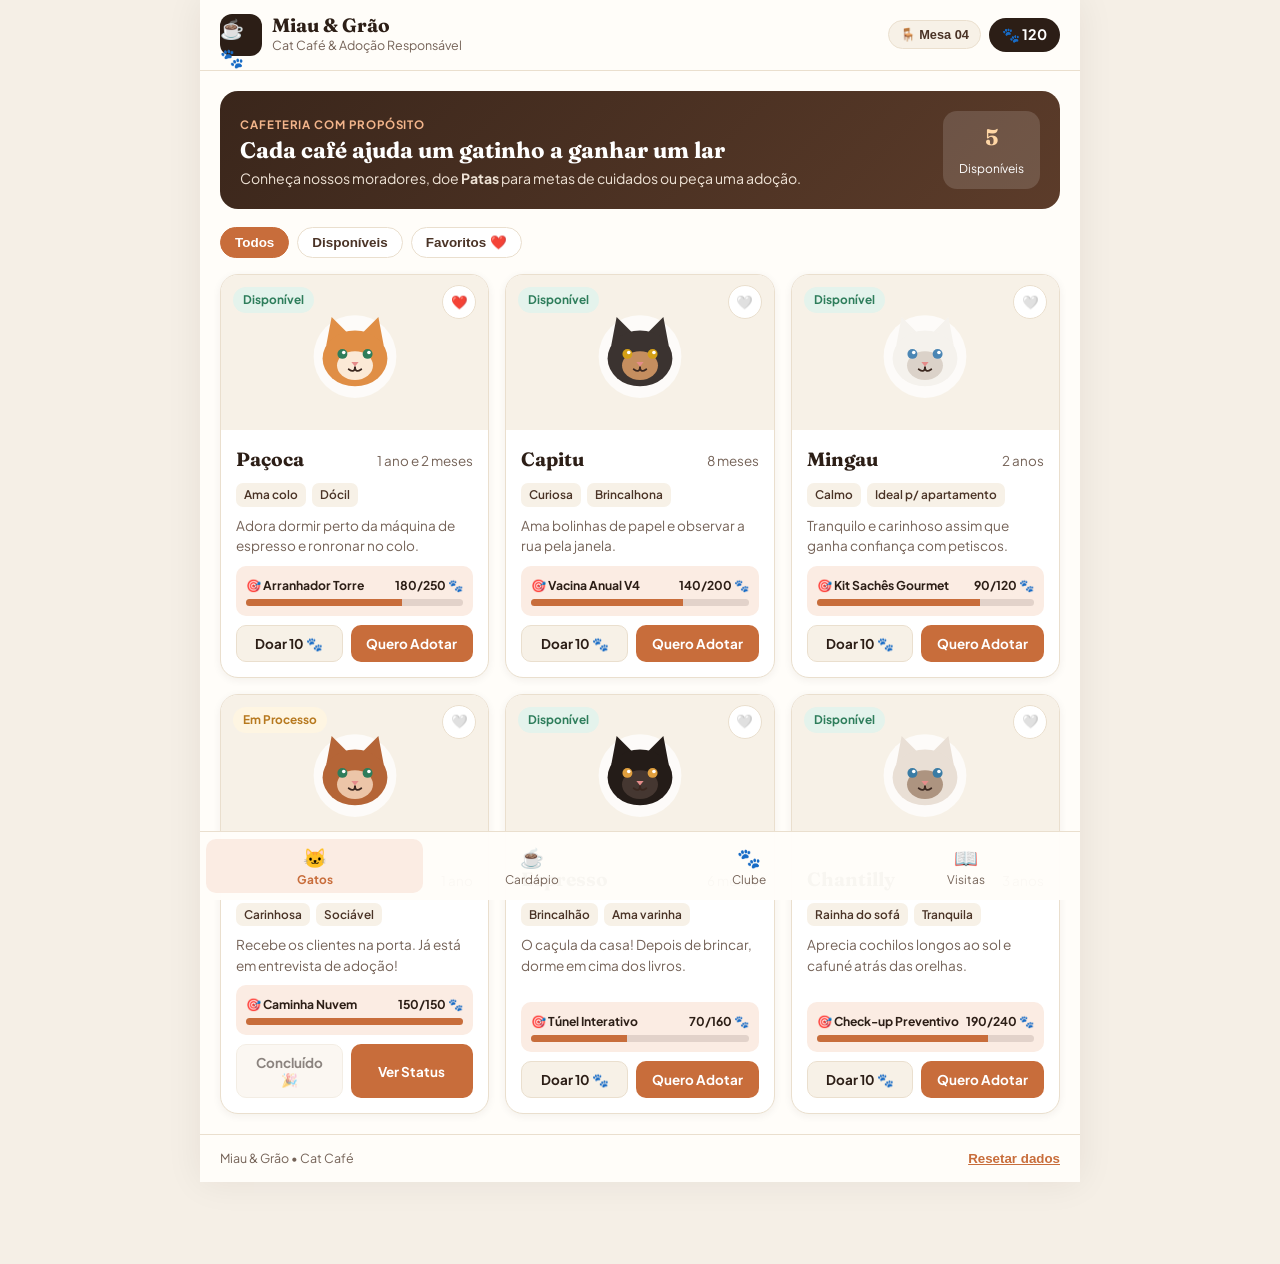
<file: index.html>
<!doctype html>
<html lang="pt-BR">
  <head>
    <meta charset="UTF-8" />
    <meta name="viewport" content="width=device-width, initial-scale=1.0" />
    <title>Miau &amp; Grão — Cat Café &amp; Adoção</title>
    <link rel="preconnect" href="https://fonts.googleapis.com" />
    <link rel="preconnect" href="https://fonts.gstatic.com" crossorigin />
    <link
      href="https://fonts.googleapis.com/css2?family=Fraunces:opsz,wght@9..144,600;9..144,700&family=Plus+Jakarta+Sans:wght@400;500;600;700&display=swap"
      rel="stylesheet" />
    <link rel="stylesheet" href="style.css" />
  </head>
  <body>
    <div class="app-shell">
      <!-- Cabeçalho -->
      <header class="top-header">
        <div class="brand">
          <div class="brand-logo" aria-hidden="true">☕🐾</div>
          <div>
            <h1 class="brand-title">Miau &amp; Grão</h1>
            <p class="brand-subtitle">Cat Café &amp; Adoção Responsável</p>
          </div>
        </div>

        <div class="header-actions">
          <button
            id="tableBadgeBtn"
            class="table-pill"
            title="Ir para o cardápio da mesa">
            🪑 <span id="headerTable">Mesa 04</span>
          </button>
          <div class="paws-wallet" title="Seu saldo de Patas">
            🐾 <strong id="headerPaws">120</strong>
          </div>
        </div>
      </header>

      <!-- Conteúdo Principal -->
      <main class="main-content">
        <!-- ABA 1: VITRINE DE GATOS -->
        <section id="tab-cats" class="tab-panel active">
          <div class="hero-banner">
            <div>
              <span class="eyebrow">Cafeteria com Propósito</span>
              <h2>Cada café ajuda um gatinho a ganhar um lar</h2>
              <p>
                Conheça nossos moradores, doe <strong>Patas</strong> para metas
                de cuidados ou peça uma adoção.
              </p>
            </div>
            <div class="stat-chip">
              <strong id="availCount">5</strong>
              <span>Disponíveis</span>
            </div>
          </div>

          <div class="filter-bar">
            <button class="filter-chip active" data-filter="all">Todos</button>
            <button class="filter-chip" data-filter="disponivel">
              Disponíveis
            </button>
            <button class="filter-chip" data-filter="favoritos">
              Favoritos ❤️
            </button>
          </div>

          <div id="catsGrid" class="cards-grid"></div>
        </section>

        <!-- ABA 2: CARDÁPIO DA MESA -->
        <section id="tab-menu" class="tab-panel">
          <div class="section-header-row">
            <div>
              <h2>Cardápio da Mesa</h2>
              <p class="muted">
                Peça sem sair da área dos gatos e acumule Patas.
              </p>
            </div>
            <div class="table-selector-box">
              <label for="tableSelect">Local:</label>
              <select id="tableSelect" class="select-input">
                <option value="Mesa 01">Mesa 01</option>
                <option value="Mesa 02">Mesa 02</option>
                <option value="Mesa 03">Mesa 03</option>
                <option value="Mesa 04" selected>Mesa 04</option>
                <option value="Mesa 05">Mesa 05</option>
                <option value="Balcão">Balcão</option>
              </select>
            </div>
          </div>

          <div id="menuGrid" class="menu-list"></div>

          <!-- Carrinho -->
          <div class="cart-box">
            <div class="cart-header">
              <h3>🛒 Seu Pedido (<span id="cartCount">0</span>)</h3>
              <span class="earn-preview"
                >+<strong id="cartPaws">0</strong> 🐾</span
              >
            </div>
            <div id="cartItems" class="muted">
              Nenhum item adicionado ainda.
            </div>
            <div id="cartFooter" class="cart-footer hidden">
              <div class="cart-total-row">
                <span>Total:</span>
                <strong id="cartTotal">R$ 0,00</strong>
              </div>
              <button id="submitOrderBtn" class="btn btn-primary btn-full">
                Enviar Pedido &amp; Ganhar Patas
              </button>
            </div>
          </div>
        </section>

        <!-- ABA 3: CLUBE FIDELIDADE -->
        <section id="tab-club" class="tab-panel">
          <div class="loyalty-card">
            <div>
              <span class="eyebrow light">Clube Miau &amp; Grão</span>
              <h2>Suas Patas Viram Café</h2>
              <p>
                Troque seus pontos acumulados por bebidas, doces ou petiscos
                para os gatos.
              </p>
            </div>
            <div class="loyalty-big-paws">
              <span id="clubPaws">120</span>
              <small>Patas disponíveis</small>
            </div>
          </div>

          <div class="sub-block">
            <h3>Recompensas Disponíveis</h3>
            <div id="rewardsGrid" class="rewards-grid"></div>
          </div>

          <div class="sub-block">
            <h3>Meus Cupons</h3>
            <div id="couponsList" class="coupons-list"></div>
          </div>
        </section>

        <!-- ABA 4: ÁLBUM DE VISITAS -->
        <section id="tab-visits" class="tab-panel">
          <div class="checkin-card">
            <span class="eyebrow">Check-in na Loja</span>
            <h2>Visite a Cafeteria &amp; Ganhe +15 🐾</h2>
            <p>
              Leia o QR Code da sua mesa ao chegar para registrar sua visita de
              hoje.
            </p>
            <div class="checkin-actions">
              <button id="qrCheckinBtn" class="btn btn-primary">
                📷 Fazer Check-in (+15 🐾)
              </button>
              <span id="checkinStatus" class="checkin-badge"
                >Pendente hoje</span
              >
            </div>
          </div>

          <div class="sub-block">
            <h3>Gatinhos que Conheci (<span id="stickersCount">2/6</span>)</h3>
            <p class="muted" style="margin-bottom: 12px">
              Toque para marcar os gatinhos com quem você brincou hoje.
            </p>
            <div id="stickersGrid" class="stickers-grid"></div>
          </div>

          <div class="sub-block">
            <h3>Mural de Finais Felizes 🎉</h3>
            <div id="happyGrid" class="happy-grid"></div>
          </div>
        </section>
      </main>

      <footer class="demo-footer">
        <span>Miau &amp; Grão • Cat Café</span>
        <button id="resetBtn" class="link-btn">Resetar dados</button>
      </footer>

      <!-- Navegação Inferior -->
      <nav class="bottom-nav" aria-label="Menu principal">
        <button class="nav-item active" data-target="tab-cats">
          <span class="nav-icon">🐱</span>
          <span class="nav-label">Gatos</span>
        </button>
        <button class="nav-item" data-target="tab-menu">
          <span class="nav-icon">☕</span>
          <span class="nav-label">Cardápio</span>
        </button>
        <button class="nav-item" data-target="tab-club">
          <span class="nav-icon">🐾</span>
          <span class="nav-label">Clube</span>
        </button>
        <button class="nav-item" data-target="tab-visits">
          <span class="nav-icon">📖</span>
          <span class="nav-label">Visitas</span>
        </button>
      </nav>
    </div>

    <!-- Modal de Perfil & Adoção -->
    <div
      id="catModal"
      class="modal-backdrop hidden"
      role="dialog"
      aria-modal="true">
      <div class="modal-card">
        <button id="closeModalBtn" class="modal-close" aria-label="Fechar">
          ✕
        </button>
        <div id="modalBody"></div>
      </div>
    </div>

    <!-- Notificação Flutuante -->
    <div id="toast" class="toast hidden"></div>

    <script src="script.js"></script>
  </body>
</html>
</file>
<file: style.css>
:root {
  --bg-page: #f5efe6;
  --bg-surface: #fffdf9;
  --bg-card: #ffffff;
  --bg-soft: #f7f1e7;
  --espresso: #2c1e16;
  --roast: #4a3326;
  --muted: #756358;
  --caramel: #c86d3b;
  --caramel-dark: #a85528;
  --caramel-soft: #fbece3;
  --sage: #2e7d5b;
  --sage-soft: #e4f3ec;
  --amber: #b7791f;
  --amber-soft: #fef5e2;
  --border: #eadfce;
  --shadow-sm: 0 2px 8px rgba(44, 30, 22, 0.06);
  --shadow-md: 0 10px 26px rgba(44, 30, 22, 0.1);
  --radius-lg: 18px;
  --radius-md: 14px;
  --radius-sm: 10px;
}

* {
  box-sizing: border-box;
  margin: 0;
  padding: 0;
}

body {
  font-family:
    "Plus Jakarta Sans",
    -apple-system,
    BlinkMacSystemFont,
    sans-serif;
  background: var(--bg-page);
  color: var(--espresso);
  line-height: 1.5;
  padding-bottom: 82px;
}

.app-shell {
  max-width: 880px;
  margin: 0 auto;
  background: var(--bg-surface);
  min-height: 100vh;
  box-shadow: 0 0 35px rgba(44, 30, 22, 0.07);
  display: flex;
  flex-direction: column;
}

/* Cabeçalho */
.top-header {
  position: sticky;
  top: 0;
  z-index: 30;
  background: rgba(255, 253, 249, 0.95);
  backdrop-filter: blur(8px);
  border-bottom: 1px solid var(--border);
  padding: 14px 20px;
  display: flex;
  align-items: center;
  justify-content: space-between;
  gap: 12px;
}

.brand {
  display: flex;
  align-items: center;
  gap: 10px;
}

.brand-logo {
  width: 42px;
  height: 42px;
  border-radius: 12px;
  background: var(--espresso);
  color: #fff;
  display: grid;
  place-items: center;
  font-size: 1.2rem;
}

.brand-title {
  font-family: "Fraunces", Georgia, serif;
  font-size: 1.2rem;
  line-height: 1.1;
}

.brand-subtitle {
  font-size: 0.78rem;
  color: var(--muted);
}

.header-actions {
  display: flex;
  align-items: center;
  gap: 8px;
}

.table-pill {
  background: var(--bg-soft);
  border: 1px solid var(--border);
  color: var(--roast);
  font-weight: 600;
  font-size: 0.8rem;
  padding: 6px 11px;
  border-radius: 999px;
  cursor: pointer;
}

.paws-wallet {
  background: var(--espresso);
  color: #fff;
  padding: 6px 13px;
  border-radius: 999px;
  font-size: 0.9rem;
}

/* Conteúdo e Abas */
.main-content {
  padding: 20px;
  flex: 1;
}

.tab-panel {
  display: none;
}

.tab-panel.active {
  display: block;
}

/* Banner Principal */
.hero-banner {
  background: linear-gradient(135deg, #3a261b 0%, #5c3c2a 100%);
  color: #fff;
  border-radius: var(--radius-lg);
  padding: 20px;
  margin-bottom: 18px;
  display: flex;
  flex-wrap: wrap;
  justify-content: space-between;
  align-items: center;
  gap: 14px;
}

.eyebrow {
  display: inline-block;
  text-transform: uppercase;
  letter-spacing: 0.08em;
  font-size: 0.72rem;
  font-weight: 700;
  color: #f3b58b;
  margin-bottom: 4px;
}

.eyebrow.light {
  color: #ffd6a5;
}

.hero-banner h2 {
  font-family: "Fraunces", Georgia, serif;
  font-size: 1.4rem;
  line-height: 1.2;
  margin-bottom: 4px;
}

.hero-banner p {
  font-size: 0.88rem;
  color: #efe3d6;
}

.stat-chip {
  background: rgba(255, 255, 255, 0.14);
  padding: 10px 16px;
  border-radius: var(--radius-md);
  text-align: center;
}

.stat-chip strong {
  display: block;
  font-size: 1.4rem;
  font-family: "Fraunces", Georgia, serif;
  color: #ffd6a5;
}

.stat-chip span {
  font-size: 0.75rem;
}

/* Filtros */
.filter-bar {
  display: flex;
  gap: 8px;
  margin-bottom: 16px;
}

.filter-chip {
  background: var(--bg-card);
  border: 1px solid var(--border);
  color: var(--roast);
  padding: 7px 14px;
  border-radius: 999px;
  font-size: 0.84rem;
  font-weight: 600;
  cursor: pointer;
}

.filter-chip.active {
  background: var(--caramel);
  border-color: var(--caramel);
  color: #fff;
}

/* Grid de Gatos */
.cards-grid {
  display: grid;
  grid-template-columns: repeat(auto-fill, minmax(260px, 1fr));
  gap: 16px;
}

.cat-card {
  background: var(--bg-card);
  border: 1px solid var(--border);
  border-radius: var(--radius-lg);
  overflow: hidden;
  box-shadow: var(--shadow-sm);
  display: flex;
  flex-direction: column;
}

.cat-visual {
  position: relative;
  height: 155px;
  display: flex;
  align-items: center;
  justify-content: center;
  background: var(--bg-soft);
}

.cat-status-badge {
  position: absolute;
  top: 12px;
  left: 12px;
  font-size: 0.74rem;
  font-weight: 700;
  padding: 4px 10px;
  border-radius: 999px;
}

.status-disponivel {
  background: var(--sage-soft);
  color: var(--sage);
}

.status-processo {
  background: var(--amber-soft);
  color: var(--amber);
}

.fav-btn {
  position: absolute;
  top: 10px;
  right: 12px;
  width: 34px;
  height: 34px;
  border-radius: 50%;
  border: 1px solid var(--border);
  background: #fff;
  cursor: pointer;
}

.cat-body {
  padding: 15px;
  flex: 1;
  display: flex;
  flex-direction: column;
  gap: 9px;
}

.cat-title-row {
  display: flex;
  justify-content: space-between;
  align-items: baseline;
}

.cat-name {
  font-family: "Fraunces", Georgia, serif;
  font-size: 1.2rem;
}

.cat-meta,
.muted {
  font-size: 0.84rem;
  color: var(--muted);
}

.traits-row {
  display: flex;
  flex-wrap: wrap;
  gap: 6px;
}

.trait-pill {
  background: var(--bg-soft);
  color: var(--roast);
  font-size: 0.74rem;
  font-weight: 600;
  padding: 3px 8px;
  border-radius: 7px;
}

.cat-story {
  font-size: 0.85rem;
  color: var(--muted);
}

.sponsor-box {
  background: var(--caramel-soft);
  border-radius: var(--radius-sm);
  padding: 10px;
  margin-top: auto;
}

.sponsor-header {
  display: flex;
  justify-content: space-between;
  font-size: 0.76rem;
  font-weight: 700;
  margin-bottom: 5px;
}

.progress-track {
  width: 100%;
  height: 7px;
  background: rgba(44, 30, 22, 0.12);
  border-radius: 999px;
  overflow: hidden;
}

.progress-fill {
  height: 100%;
  background: var(--caramel);
  transition: width 0.3s ease;
}

.cat-actions {
  display: grid;
  grid-template-columns: 1fr 1.15fr;
  gap: 8px;
}

/* Botões e Inputs */
.btn {
  border: none;
  border-radius: var(--radius-sm);
  padding: 9px 13px;
  font-family: inherit;
  font-size: 0.84rem;
  font-weight: 700;
  cursor: pointer;
}

.btn-primary {
  background: var(--caramel);
  color: #fff;
}

.btn-primary:hover {
  background: var(--caramel-dark);
}

.btn-secondary {
  background: var(--bg-soft);
  color: var(--espresso);
  border: 1px solid var(--border);
}

.btn-outline {
  background: transparent;
  border: 1px solid var(--border);
  color: var(--roast);
}

.btn:disabled {
  opacity: 0.55;
  cursor: not-allowed;
}

.btn-full {
  width: 100%;
}

.select-input,
.text-input {
  font-family: inherit;
  font-size: 0.88rem;
  border: 1px solid var(--border);
  border-radius: 8px;
  padding: 8px 10px;
  background: #fff;
}

.text-input {
  width: 100%;
}

/* Cardápio */
.section-header-row {
  display: flex;
  flex-wrap: wrap;
  justify-content: space-between;
  align-items: center;
  gap: 12px;
  margin-bottom: 16px;
}

.section-header-row h2,
.sub-block h3 {
  font-family: "Fraunces", Georgia, serif;
}

.table-selector-box {
  display: flex;
  align-items: center;
  gap: 8px;
  background: var(--bg-card);
  border: 1px solid var(--border);
  padding: 5px 10px;
  border-radius: var(--radius-sm);
  font-size: 0.84rem;
  font-weight: 600;
}

.menu-list {
  display: grid;
  grid-template-columns: repeat(auto-fill, minmax(260px, 1fr));
  gap: 12px;
  margin-bottom: 20px;
}

.menu-item-card {
  background: var(--bg-card);
  border: 1px solid var(--border);
  border-radius: var(--radius-md);
  padding: 14px;
  display: flex;
  flex-direction: column;
  justify-content: space-between;
  gap: 10px;
}

.menu-item-top {
  display: flex;
  justify-content: space-between;
  gap: 8px;
}

.menu-paws-tag {
  background: var(--sage-soft);
  color: var(--sage);
  font-size: 0.74rem;
  font-weight: 700;
  padding: 3px 8px;
  border-radius: 999px;
  height: fit-content;
  white-space: nowrap;
}

.menu-item-bottom {
  display: flex;
  justify-content: space-between;
  align-items: center;
  padding-top: 8px;
  border-top: 1px dashed var(--border);
}

.qty-controls {
  display: flex;
  align-items: center;
  gap: 8px;
}

.qty-btn {
  width: 28px;
  height: 28px;
  border-radius: 8px;
  border: 1px solid var(--border);
  background: var(--bg-soft);
  font-weight: 700;
  cursor: pointer;
}

.cart-box {
  background: var(--bg-card);
  border: 2px solid var(--caramel);
  border-radius: var(--radius-lg);
  padding: 16px;
  box-shadow: var(--shadow-md);
}

.cart-header {
  display: flex;
  justify-content: space-between;
  align-items: center;
  margin-bottom: 10px;
}

.earn-preview {
  background: var(--sage-soft);
  color: var(--sage);
  padding: 3px 10px;
  border-radius: 999px;
  font-size: 0.8rem;
  font-weight: 700;
}

.cart-line {
  display: flex;
  justify-content: space-between;
  padding: 6px 0;
  border-bottom: 1px solid var(--bg-soft);
  font-size: 0.9rem;
}

.cart-footer {
  margin-top: 12px;
}

.cart-total-row {
  display: flex;
  justify-content: space-between;
  font-size: 1.05rem;
  margin-bottom: 10px;
}

/* Clube Fidelidade */
.loyalty-card {
  background: linear-gradient(135deg, #2c1e16 0%, #4e3526 100%);
  color: #fff;
  border-radius: var(--radius-lg);
  padding: 20px;
  display: flex;
  flex-wrap: wrap;
  justify-content: space-between;
  align-items: center;
  gap: 14px;
}

.loyalty-card h2 {
  font-family: "Fraunces", Georgia, serif;
}

.loyalty-card p {
  font-size: 0.85rem;
  color: #e6d7c8;
}

.loyalty-big-paws {
  background: rgba(255, 255, 255, 0.12);
  padding: 10px 16px;
  border-radius: var(--radius-md);
  text-align: center;
}

.loyalty-big-paws span {
  display: block;
  font-size: 1.6rem;
  font-weight: 700;
  color: #ffd6a5;
}

.sub-block {
  margin-top: 22px;
}

.sub-block h3 {
  margin-bottom: 10px;
}

.rewards-grid,
.coupons-list,
.happy-grid {
  display: grid;
  grid-template-columns: repeat(auto-fill, minmax(230px, 1fr));
  gap: 12px;
}

.reward-card,
.coupon-card,
.happy-card {
  background: var(--bg-card);
  border: 1px solid var(--border);
  border-radius: var(--radius-md);
  padding: 14px;
  display: flex;
  flex-direction: column;
  justify-content: space-between;
  gap: 8px;
}

.reward-cost {
  font-weight: 700;
  color: var(--caramel);
  font-size: 0.86rem;
}

.coupon-code {
  font-family: monospace;
  font-size: 1rem;
  font-weight: 700;
  background: var(--bg-soft);
  border: 1px dashed var(--caramel);
  padding: 6px;
  border-radius: 8px;
  text-align: center;
}

/* Visitas */
.checkin-card {
  background: var(--sage-soft);
  border: 1px solid #bfe3d1;
  border-radius: var(--radius-lg);
  padding: 18px;
}

.checkin-card h2 {
  font-family: "Fraunces", Georgia, serif;
  margin-bottom: 4px;
}

.checkin-actions {
  display: flex;
  flex-wrap: wrap;
  align-items: center;
  gap: 12px;
  margin-top: 12px;
}

.checkin-badge {
  font-size: 0.82rem;
  font-weight: 700;
  color: var(--sage);
}

.stickers-grid {
  display: grid;
  grid-template-columns: repeat(auto-fill, minmax(125px, 1fr));
  gap: 10px;
}

.sticker-card {
  background: var(--bg-card);
  border: 2px dashed var(--border);
  border-radius: var(--radius-md);
  padding: 12px 8px;
  text-align: center;
  cursor: pointer;
  opacity: 0.72;
}

.sticker-card.collected {
  border-style: solid;
  border-color: var(--caramel);
  background: var(--caramel-soft);
  opacity: 1;
}

.sticker-card strong {
  display: block;
  font-size: 0.9rem;
  margin-top: 4px;
}

.sticker-card span {
  font-size: 0.74rem;
  color: var(--muted);
}

/* Modal */
.modal-backdrop {
  position: fixed;
  inset: 0;
  background: rgba(28, 18, 12, 0.6);
  z-index: 60;
  display: flex;
  align-items: center;
  justify-content: center;
  padding: 16px;
}

.modal-card {
  background: var(--bg-surface);
  border-radius: var(--radius-lg);
  max-width: 460px;
  width: 100%;
  max-height: 88vh;
  overflow-y: auto;
  padding: 20px;
  position: relative;
}

.modal-close {
  position: absolute;
  top: 12px;
  right: 12px;
  width: 32px;
  height: 32px;
  border-radius: 50%;
  border: 1px solid var(--border);
  background: #fff;
  cursor: pointer;
}

.form-group {
  margin-bottom: 10px;
}

.form-group label {
  display: block;
  font-size: 0.82rem;
  font-weight: 700;
  margin-bottom: 4px;
}

.protocol-box {
  background: var(--sage-soft);
  border: 1px solid #9fd4ba;
  border-radius: var(--radius-md);
  padding: 14px;
  text-align: center;
  margin-top: 10px;
}

/* Rodapé & Barra Inferior */
.demo-footer {
  padding: 14px 20px;
  border-top: 1px solid var(--border);
  display: flex;
  justify-content: space-between;
  font-size: 0.78rem;
  color: var(--muted);
}

.link-btn {
  background: none;
  border: none;
  color: var(--caramel);
  font-weight: 700;
  cursor: pointer;
  text-decoration: underline;
}

.bottom-nav {
  position: fixed;
  bottom: 0;
  left: 50%;
  transform: translateX(-50%);
  width: 100%;
  max-width: 880px;
  background: rgba(255, 253, 249, 0.97);
  border-top: 1px solid var(--border);
  display: grid;
  grid-template-columns: repeat(4, 1fr);
  padding: 7px 6px;
  z-index: 40;
}

.nav-item {
  background: none;
  border: none;
  display: flex;
  flex-direction: column;
  align-items: center;
  gap: 2px;
  padding: 6px;
  border-radius: 10px;
  color: var(--muted);
  cursor: pointer;
  font-family: inherit;
}

.nav-item.active {
  color: var(--caramel);
  background: var(--caramel-soft);
  font-weight: 700;
}

.nav-icon {
  font-size: 1.2rem;
}

.nav-label {
  font-size: 0.74rem;
}

/* Toast */
.toast {
  position: fixed;
  top: 72px;
  right: 16px;
  z-index: 80;
  background: var(--espresso);
  color: #fff;
  padding: 11px 15px;
  border-radius: 10px;
  font-size: 0.85rem;
  border-left: 4px solid var(--caramel);
  box-shadow: var(--shadow-md);
}

.hidden {
  display: none !important;
}
</file>
<file: gatos.css>
:root {
  --bg-page: #f5efe6;
  --bg-surface: #fffdf9;
  --bg-card: #ffffff;
  --bg-soft: #f7f1e7;
  --espresso: #2c1e16;
  --roast: #4a3326;
  --muted: #756358;
  --caramel: #c86d3b;
  --caramel-dark: #a85528;
  --caramel-soft: #fbece3;
  --sage: #2e7d5b;
  --sage-soft: #e4f3ec;
  --amber: #b7791f;
  --amber-soft: #fef5e2;
  --border: #eadfce;
  --shadow-sm: 0 2px 8px rgba(44, 30, 22, 0.06);
  --shadow-md: 0 10px 26px rgba(44, 30, 22, 0.1);
  --radius-lg: 18px;
  --radius-md: 14px;
  --radius-sm: 10px;
}

* {
  box-sizing: border-box;
  margin: 0;
  padding: 0;
}

body {
  font-family:
    "Plus Jakarta Sans",
    -apple-system,
    BlinkMacSystemFont,
    sans-serif;
  background: var(--bg-page);
  color: var(--espresso);
  line-height: 1.5;
  padding-bottom: 82px;
}

.app-shell {
  max-width: 880px;
  margin: 0 auto;
  background: var(--bg-surface);
  min-height: 100vh;
  box-shadow: 0 0 35px rgba(44, 30, 22, 0.07);
  display: flex;
  flex-direction: column;
}

/* Cabeçalho */
.top-header {
  position: sticky;
  top: 0;
  z-index: 30;
  background: rgba(255, 253, 249, 0.95);
  backdrop-filter: blur(8px);
  border-bottom: 1px solid var(--border);
  padding: 14px 20px;
  display: flex;
  align-items: center;
  justify-content: space-between;
  gap: 12px;
}

.brand {
  display: flex;
  align-items: center;
  gap: 10px;
}

.brand-logo {
  width: 42px;
  height: 42px;
  border-radius: 12px;
  background: var(--espresso);
  color: #fff;
  display: grid;
  place-items: center;
  font-size: 1.2rem;
}

.brand-title {
  font-family: "Fraunces", Georgia, serif;
  font-size: 1.2rem;
  line-height: 1.1;
}

.brand-subtitle {
  font-size: 0.78rem;
  color: var(--muted);
}

.header-actions {
  display: flex;
  align-items: center;
  gap: 8px;
}

.table-pill {
  background: var(--bg-soft);
  border: 1px solid var(--border);
  color: var(--roast);
  font-weight: 600;
  font-size: 0.8rem;
  padding: 6px 11px;
  border-radius: 999px;
  cursor: pointer;
}

.paws-wallet {
  background: var(--espresso);
  color: #fff;
  padding: 6px 13px;
  border-radius: 999px;
  font-size: 0.9rem;
}

/* Conteúdo e Abas */
.main-content {
  padding: 20px;
  flex: 1;
}

.tab-panel {
  display: none;
}

.tab-panel.active {
  display: block;
}

/* Banner Principal */
.hero-banner {
  background: linear-gradient(135deg, #3a261b 0%, #5c3c2a 100%);
  color: #fff;
  border-radius: var(--radius-lg);
  padding: 20px;
  margin-bottom: 18px;
  display: flex;
  flex-wrap: wrap;
  justify-content: space-between;
  align-items: center;
  gap: 14px;
}

.eyebrow {
  display: inline-block;
  text-transform: uppercase;
  letter-spacing: 0.08em;
  font-size: 0.72rem;
  font-weight: 700;
  color: #f3b58b;
  margin-bottom: 4px;
}

.eyebrow.light {
  color: #ffd6a5;
}

.hero-banner h2 {
  font-family: "Fraunces", Georgia, serif;
  font-size: 1.4rem;
  line-height: 1.2;
  margin-bottom: 4px;
}

.hero-banner p {
  font-size: 0.88rem;
  color: #efe3d6;
}

.stat-chip {
  background: rgba(255, 255, 255, 0.14);
  padding: 10px 16px;
  border-radius: var(--radius-md);
  text-align: center;
}

.stat-chip strong {
  display: block;
  font-size: 1.4rem;
  font-family: "Fraunces", Georgia, serif;
  color: #ffd6a5;
}

.stat-chip span {
  font-size: 0.75rem;
}

/* Filtros */
.filter-bar {
  display: flex;
  gap: 8px;
  margin-bottom: 16px;
}

.filter-chip {
  background: var(--bg-card);
  border: 1px solid var(--border);
  color: var(--roast);
  padding: 7px 14px;
  border-radius: 999px;
  font-size: 0.84rem;
  font-weight: 600;
  cursor: pointer;
}

.filter-chip.active {
  background: var(--caramel);
  border-color: var(--caramel);
  color: #fff;
}

/* Grid de Gatos */
.cards-grid {
  display: grid;
  grid-template-columns: repeat(auto-fill, minmax(260px, 1fr));
  gap: 16px;
}

.cat-card {
  background: var(--bg-card);
  border: 1px solid var(--border);
  border-radius: var(--radius-lg);
  overflow: hidden;
  box-shadow: var(--shadow-sm);
  display: flex;
  flex-direction: column;
}

.cat-visual {
  position: relative;
  height: 155px;
  display: flex;
  align-items: center;
  justify-content: center;
  background: var(--bg-soft);
}

.cat-status-badge {
  position: absolute;
  top: 12px;
  left: 12px;
  font-size: 0.74rem;
  font-weight: 700;
  padding: 4px 10px;
  border-radius: 999px;
}

.status-disponivel {
  background: var(--sage-soft);
  color: var(--sage);
}

.status-processo {
  background: var(--amber-soft);
  color: var(--amber);
}

.fav-btn {
  position: absolute;
  top: 10px;
  right: 12px;
  width: 34px;
  height: 34px;
  border-radius: 50%;
  border: 1px solid var(--border);
  background: #fff;
  cursor: pointer;
}

.cat-body {
  padding: 15px;
  flex: 1;
  display: flex;
  flex-direction: column;
  gap: 9px;
}

.cat-title-row {
  display: flex;
  justify-content: space-between;
  align-items: baseline;
}

.cat-name {
  font-family: "Fraunces", Georgia, serif;
  font-size: 1.2rem;
}

.cat-meta,
.muted {
  font-size: 0.84rem;
  color: var(--muted);
}

.traits-row {
  display: flex;
  flex-wrap: wrap;
  gap: 6px;
}

.trait-pill {
  background: var(--bg-soft);
  color: var(--roast);
  font-size: 0.74rem;
  font-weight: 600;
  padding: 3px 8px;
  border-radius: 7px;
}

.cat-story {
  font-size: 0.85rem;
  color: var(--muted);
}

.sponsor-box {
  background: var(--caramel-soft);
  border-radius: var(--radius-sm);
  padding: 10px;
  margin-top: auto;
}

.sponsor-header {
  display: flex;
  justify-content: space-between;
  font-size: 0.76rem;
  font-weight: 700;
  margin-bottom: 5px;
}

.progress-track {
  width: 100%;
  height: 7px;
  background: rgba(44, 30, 22, 0.12);
  border-radius: 999px;
  overflow: hidden;
}

.progress-fill {
  height: 100%;
  background: var(--caramel);
  transition: width 0.3s ease;
}

.cat-actions {
  display: grid;
  grid-template-columns: 1fr 1.15fr;
  gap: 8px;
}

/* Botões e Inputs */
.btn {
  border: none;
  border-radius: var(--radius-sm);
  padding: 9px 13px;
  font-family: inherit;
  font-size: 0.84rem;
  font-weight: 700;
  cursor: pointer;
}

.btn-primary {
  background: var(--caramel);
  color: #fff;
}

.btn-primary:hover {
  background: var(--caramel-dark);
}

.btn-secondary {
  background: var(--bg-soft);
  color: var(--espresso);
  border: 1px solid var(--border);
}

.btn-outline {
  background: transparent;
  border: 1px solid var(--border);
  color: var(--roast);
}

.btn:disabled {
  opacity: 0.55;
  cursor: not-allowed;
}

.btn-full {
  width: 100%;
}

.select-input,
.text-input {
  font-family: inherit;
  font-size: 0.88rem;
  border: 1px solid var(--border);
  border-radius: 8px;
  padding: 8px 10px;
  background: #fff;
}

.text-input {
  width: 100%;
}

/* Cardápio */
.section-header-row {
  display: flex;
  flex-wrap: wrap;
  justify-content: space-between;
  align-items: center;
  gap: 12px;
  margin-bottom: 16px;
}

.section-header-row h2,
.sub-block h3 {
  font-family: "Fraunces", Georgia, serif;
}

.table-selector-box {
  display: flex;
  align-items: center;
  gap: 8px;
  background: var(--bg-card);
  border: 1px solid var(--border);
  padding: 5px 10px;
  border-radius: var(--radius-sm);
  font-size: 0.84rem;
  font-weight: 600;
}

.menu-list {
  display: grid;
  grid-template-columns: repeat(auto-fill, minmax(260px, 1fr));
  gap: 12px;
  margin-bottom: 20px;
}

.menu-item-card {
  background: var(--bg-card);
  border: 1px solid var(--border);
  border-radius: var(--radius-md);
  padding: 14px;
  display: flex;
  flex-direction: column;
  justify-content: space-between;
  gap: 10px;
}

.menu-item-top {
  display: flex;
  justify-content: space-between;
  gap: 8px;
}

.menu-paws-tag {
  background: var(--sage-soft);
  color: var(--sage);
  font-size: 0.74rem;
  font-weight: 700;
  padding: 3px 8px;
  border-radius: 999px;
  height: fit-content;
  white-space: nowrap;
}

.menu-item-bottom {
  display: flex;
  justify-content: space-between;
  align-items: center;
  padding-top: 8px;
  border-top: 1px dashed var(--border);
}

.qty-controls {
  display: flex;
  align-items: center;
  gap: 8px;
}

.qty-btn {
  width: 28px;
  height: 28px;
  border-radius: 8px;
  border: 1px solid var(--border);
  background: var(--bg-soft);
  font-weight: 700;
  cursor: pointer;
}

.cart-box {
  background: var(--bg-card);
  border: 2px solid var(--caramel);
  border-radius: var(--radius-lg);
  padding: 16px;
  box-shadow: var(--shadow-md);
}

.cart-header {
  display: flex;
  justify-content: space-between;
  align-items: center;
  margin-bottom: 10px;
}

.earn-preview {
  background: var(--sage-soft);
  color: var(--sage);
  padding: 3px 10px;
  border-radius: 999px;
  font-size: 0.8rem;
  font-weight: 700;
}

.cart-line {
  display: flex;
  justify-content: space-between;
  padding: 6px 0;
  border-bottom: 1px solid var(--bg-soft);
  font-size: 0.9rem;
}

.cart-footer {
  margin-top: 12px;
}

.cart-total-row {
  display: flex;
  justify-content: space-between;
  font-size: 1.05rem;
  margin-bottom: 10px;
}

/* Clube Fidelidade */
.loyalty-card {
  background: linear-gradient(135deg, #2c1e16 0%, #4e3526 100%);
  color: #fff;
  border-radius: var(--radius-lg);
  padding: 20px;
  display: flex;
  flex-wrap: wrap;
  justify-content: space-between;
  align-items: center;
  gap: 14px;
}

.loyalty-card h2 {
  font-family: "Fraunces", Georgia, serif;
}

.loyalty-card p {
  font-size: 0.85rem;
  color: #e6d7c8;
}

.loyalty-big-paws {
  background: rgba(255, 255, 255, 0.12);
  padding: 10px 16px;
  border-radius: var(--radius-md);
  text-align: center;
}

.loyalty-big-paws span {
  display: block;
  font-size: 1.6rem;
  font-weight: 700;
  color: #ffd6a5;
}

.sub-block {
  margin-top: 22px;
}

.sub-block h3 {
  margin-bottom: 10px;
}

.rewards-grid,
.coupons-list,
.happy-grid {
  display: grid;
  grid-template-columns: repeat(auto-fill, minmax(230px, 1fr));
  gap: 12px;
}

.reward-card,
.coupon-card,
.happy-card {
  background: var(--bg-card);
  border: 1px solid var(--border);
  border-radius: var(--radius-md);
  padding: 14px;
  display: flex;
  flex-direction: column;
  justify-content: space-between;
  gap: 8px;
}

.reward-cost {
  font-weight: 700;
  color: var(--caramel);
  font-size: 0.86rem;
}

.coupon-code {
  font-family: monospace;
  font-size: 1rem;
  font-weight: 700;
  background: var(--bg-soft);
  border: 1px dashed var(--caramel);
  padding: 6px;
  border-radius: 8px;
  text-align: center;
}

/* Visitas */
.checkin-card {
  background: var(--sage-soft);
  border: 1px solid #bfe3d1;
  border-radius: var(--radius-lg);
  padding: 18px;
}

.checkin-card h2 {
  font-family: "Fraunces", Georgia, serif;
  margin-bottom: 4px;
}

.checkin-actions {
  display: flex;
  flex-wrap: wrap;
  align-items: center;
  gap: 12px;
  margin-top: 12px;
}

.checkin-badge {
  font-size: 0.82rem;
  font-weight: 700;
  color: var(--sage);
}

.stickers-grid {
  display: grid;
  grid-template-columns: repeat(auto-fill, minmax(125px, 1fr));
  gap: 10px;
}

.sticker-card {
  background: var(--bg-card);
  border: 2px dashed var(--border);
  border-radius: var(--radius-md);
  padding: 12px 8px;
  text-align: center;
  cursor: pointer;
  opacity: 0.72;
}

.sticker-card.collected {
  border-style: solid;
  border-color: var(--caramel);
  background: var(--caramel-soft);
  opacity: 1;
}

.sticker-card strong {
  display: block;
  font-size: 0.9rem;
  margin-top: 4px;
}

.sticker-card span {
  font-size: 0.74rem;
  color: var(--muted);
}

/* Modal */
.modal-backdrop {
  position: fixed;
  inset: 0;
  background: rgba(28, 18, 12, 0.6);
  z-index: 60;
  display: flex;
  align-items: center;
  justify-content: center;
  padding: 16px;
}

.modal-card {
  background: var(--bg-surface);
  border-radius: var(--radius-lg);
  max-width: 460px;
  width: 100%;
  max-height: 88vh;
  overflow-y: auto;
  padding: 20px;
  position: relative;
}

.modal-close {
  position: absolute;
  top: 12px;
  right: 12px;
  width: 32px;
  height: 32px;
  border-radius: 50%;
  border: 1px solid var(--border);
  background: #fff;
  cursor: pointer;
}

.form-group {
  margin-bottom: 10px;
}

.form-group label {
  display: block;
  font-size: 0.82rem;
  font-weight: 700;
  margin-bottom: 4px;
}

.protocol-box {
  background: var(--sage-soft);
  border: 1px solid #9fd4ba;
  border-radius: var(--radius-md);
  padding: 14px;
  text-align: center;
  margin-top: 10px;
}

/* Rodapé & Barra Inferior */
.demo-footer {
  padding: 14px 20px;
  border-top: 1px solid var(--border);
  display: flex;
  justify-content: space-between;
  font-size: 0.78rem;
  color: var(--muted);
}

.link-btn {
  background: none;
  border: none;
  color: var(--caramel);
  font-weight: 700;
  cursor: pointer;
  text-decoration: underline;
}

.bottom-nav {
  position: fixed;
  bottom: 0;
  left: 50%;
  transform: translateX(-50%);
  width: 100%;
  max-width: 880px;
  background: rgba(255, 253, 249, 0.97);
  border-top: 1px solid var(--border);
  display: grid;
  grid-template-columns: repeat(4, 1fr);
  padding: 7px 6px;
  z-index: 40;
}

.nav-item {
  background: none;
  border: none;
  display: flex;
  flex-direction: column;
  align-items: center;
  gap: 2px;
  padding: 6px;
  border-radius: 10px;
  color: var(--muted);
  cursor: pointer;
  font-family: inherit;
}

.nav-item.active {
  color: var(--caramel);
  background: var(--caramel-soft);
  font-weight: 700;
}

.nav-icon {
  font-size: 1.2rem;
}

.nav-label {
  font-size: 0.74rem;
}

/* Toast */
.toast {
  position: fixed;
  top: 72px;
  right: 16px;
  z-index: 80;
  background: var(--espresso);
  color: #fff;
  padding: 11px 15px;
  border-radius: 10px;
  font-size: 0.85rem;
  border-left: 4px solid var(--caramel);
  box-shadow: var(--shadow-md);
}

.hidden {
  display: none !important;
}
</file>
